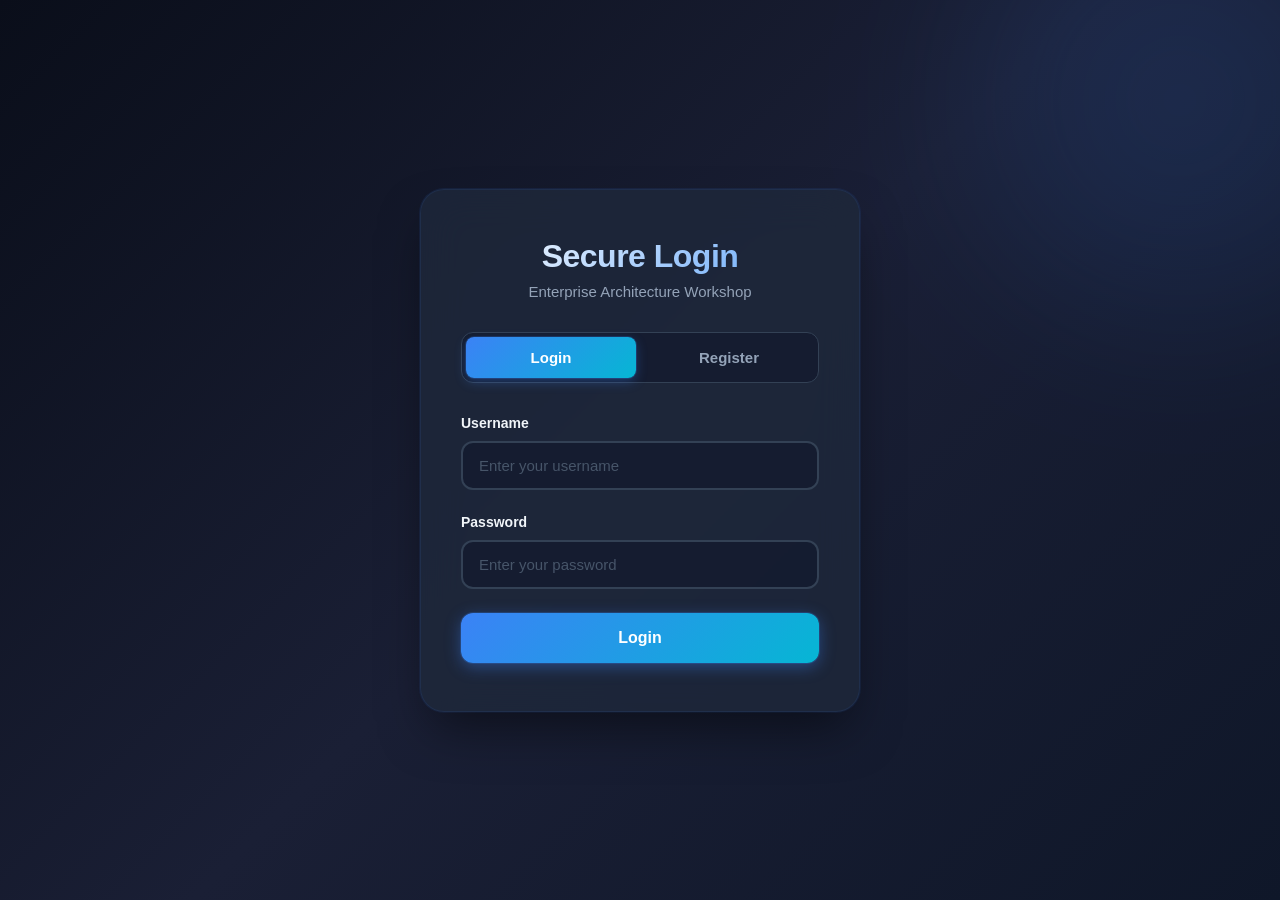
<file: front/index.html>
<!DOCTYPE html>
<html lang="en">
<head>
    <meta charset="UTF-8">
    <meta name="viewport" content="width=device-width, initial-scale=1.0">
    <title>Secure Login - TDSE Workshop</title>
    <link rel="stylesheet" href="styles.css">
</head>
<body>
    <div class="container">
        <div class="card">
            <h1>Secure Login</h1>
            <p class="subtitle">Enterprise Architecture Workshop</p>
            
            <div id="tabs">
                <button class="tab-button active" onclick="showTab('login')">Login</button>
                <button class="tab-button" onclick="showTab('register')">Register</button>
            </div>

            <!-- Login Form -->
            <form id="loginForm" class="tab-content active">
                <div class="form-group">
                    <label for="loginUsername">Username</label>
                    <input type="text" id="loginUsername" required autocomplete="username" placeholder="Enter your username">
                </div>
                <div class="form-group">
                    <label for="loginPassword">Password</label>
                    <input type="password" id="loginPassword" required autocomplete="current-password" placeholder="Enter your password">
                </div>
                <button type="submit" class="btn btn-primary">Login</button>
                <div id="loginMessage" class="message"></div>
            </form>

            <!-- Register Form -->
            <form id="registerForm" class="tab-content">
                <div class="form-group">
                    <label for="registerUsername">Username</label>
                    <input type="text" id="registerUsername" required autocomplete="username" placeholder="Choose a username">
                </div>
                <div class="form-group">
                    <label for="registerEmail">Email</label>
                    <input type="email" id="registerEmail" required autocomplete="email" placeholder="your@email.com">
                </div>
                <div class="form-group">
                    <label for="registerPassword">Password</label>
                    <input type="password" id="registerPassword" required autocomplete="new-password" placeholder="Min. 8 characters">
                </div>
                <button type="submit" class="btn btn-primary">Register</button>
                <div id="registerMessage" class="message"></div>
            </form>
        </div>
    </div>

    <script src="app.js"></script>
</body>
</html>
</file>
<file: front/styles.css>
/* ===== Modern Dark Theme Design ===== */
* {
    margin: 0;
    padding: 0;
    box-sizing: border-box;
}

:root {
    --primary: #3b82f6;
    --primary-dark: #2563eb;
    --primary-light: #60a5fa;
    --accent: #06b6d4;
    --success: #10b981;
    --error: #ef4444;
    --warning: #f59e0b;
    --text-dark: #f1f5f9;
    --text-light: #94a3b8;
    --bg-dark: #0f172a;
    --bg-card: #1e293b;
    --border: #334155;
    --shadow: rgba(0, 0, 0, 0.5);
}

body {
    font-family: 'Inter', -apple-system, BlinkMacSystemFont, 'Segoe UI', Roboto, sans-serif;
    background: #0a0e1a;
    background: linear-gradient(135deg, #0a0e1a 0%, #1a1f35 50%, #0f1729 100%);
    min-height: 100vh;
    display: flex;
    align-items: center;
    justify-content: center;
    padding: 20px;
    position: relative;
    overflow: hidden;
}

/* Animated background elements */
body::before,
body::after {
    content: '';
    position: absolute;
    border-radius: 50%;
    filter: blur(80px);
    opacity: 0.4;
    animation: float 25s infinite ease-in-out;
}

body::before {
    width: 500px;
    height: 500px;
    background: radial-gradient(circle, rgba(59, 130, 246, 0.4), transparent);
    top: -150px;
    right: -150px;
    animation-delay: -10s;
}

body::after {
    width: 400px;
    height: 400px;
    background: radial-gradient(circle, rgba(6, 182, 212, 0.3), transparent);
    bottom: -100px;
    left: -100px;
}

@keyframes float {
    0%, 100% { transform: translate(0, 0) scale(1); }
    33% { transform: translate(60px, -60px) scale(1.15); }
    66% { transform: translate(-40px, 40px) scale(0.9); }
}

/* Grid pattern overlay */
body::after {
    content: '';
    position: fixed;
    inset: 0;
    background-image: 
        linear-gradient(rgba(59, 130, 246, 0.03) 1px, transparent 1px),
        linear-gradient(90deg, rgba(59, 130, 246, 0.03) 1px, transparent 1px);
    background-size: 50px 50px;
    pointer-events: none;
    z-index: 0;
}

/* ===== Container & Card ===== */
.container {
    width: 100%;
    max-width: 440px;
    position: relative;
    z-index: 1;
}

.card {
    background: rgba(30, 41, 59, 0.8);
    backdrop-filter: blur(20px);
    border-radius: 24px;
    box-shadow: 
        0 25px 50px -12px rgba(0, 0, 0, 0.5),
        0 0 0 1px rgba(59, 130, 246, 0.1);
    padding: 48px 40px;
    border: 1px solid rgba(59, 130, 246, 0.1);
    animation: slideUp 0.5s cubic-bezier(0.16, 1, 0.3, 1);
}

@keyframes slideUp {
    from {
        opacity: 0;
        transform: translateY(40px);
    }
    to {
        opacity: 1;
        transform: translateY(0);
    }
}

/* ===== Typography ===== */
h1 {
    color: var(--text-dark);
    margin-bottom: 8px;
    font-size: 32px;
    font-weight: 700;
    text-align: center;
    letter-spacing: -0.5px;
    background: linear-gradient(135deg, #fff 0%, var(--primary-light) 100%);
    -webkit-background-clip: text;
    -webkit-text-fill-color: transparent;
    background-clip: text;
}

.subtitle {
    text-align: center;
    color: var(--text-light);
    margin-bottom: 32px;
    font-size: 15px;
    font-weight: 500;
}

h2 {
    color: var(--text-dark);
    margin: 10px 0;
    font-size: 28px;
    font-weight: 700;
}

h3 {
    color: var(--text-dark);
    margin-bottom: 16px;
    font-size: 18px;
    font-weight: 600;
}

/* ===== Tabs ===== */
#tabs {
    display: flex;
    gap: 8px;
    margin-bottom: 32px;
    padding: 4px;
    background: rgba(15, 23, 42, 0.6);
    border-radius: 12px;
    border: 1px solid var(--border);
}

.tab-button {
    flex: 1;
    padding: 12px 20px;
    border: none;
    background: transparent;
    color: var(--text-light);
    border-radius: 8px;
    cursor: pointer;
    font-size: 15px;
    font-weight: 600;
    transition: all 0.3s cubic-bezier(0.4, 0, 0.2, 1);
}

.tab-button:hover {
    color: var(--text-dark);
    background: rgba(59, 130, 246, 0.1);
}

.tab-button.active {
    background: linear-gradient(135deg, var(--primary) 0%, var(--accent) 100%);
    color: white;
    box-shadow: 
        0 4px 12px rgba(59, 130, 246, 0.3),
        0 0 0 1px rgba(59, 130, 246, 0.2);
}

/* ===== Forms ===== */
.tab-content {
    display: none;
}

.tab-content.active {
    display: block;
    animation: fadeIn 0.4s ease;
}

@keyframes fadeIn {
    from { opacity: 0; transform: translateY(10px); }
    to { opacity: 1; transform: translateY(0); }
}

.form-group {
    margin-bottom: 24px;
}

label {
    display: block;
    margin-bottom: 10px;
    color: var(--text-dark);
    font-weight: 600;
    font-size: 14px;
}

input[type="text"],
input[type="email"],
input[type="password"] {
    width: 100%;
    padding: 14px 16px;
    border: 2px solid var(--border);
    border-radius: 12px;
    font-size: 15px;
    font-family: inherit;
    transition: all 0.3s ease;
    background: rgba(15, 23, 42, 0.6);
    color: var(--text-dark);
}

input:focus {
    outline: none;
    border-color: var(--primary);
    box-shadow: 0 0 0 4px rgba(59, 130, 246, 0.15);
    background: rgba(15, 23, 42, 0.8);
}

input::placeholder {
    color: #475569;
}

/* ===== Buttons ===== */
.btn {
    width: 100%;
    padding: 16px;
    border: none;
    border-radius: 12px;
    font-size: 16px;
    font-weight: 600;
    cursor: pointer;
    transition: all 0.3s cubic-bezier(0.4, 0, 0.2, 1);
    font-family: inherit;
}

.btn-primary {
    background: linear-gradient(135deg, var(--primary) 0%, var(--accent) 100%);
    color: white;
    box-shadow: 
        0 4px 16px rgba(59, 130, 246, 0.4),
        0 0 0 1px rgba(59, 130, 246, 0.2);
}

.btn-primary:hover {
    transform: translateY(-2px);
    box-shadow: 
        0 8px 24px rgba(59, 130, 246, 0.5),
        0 0 0 1px rgba(59, 130, 246, 0.3);
}

.btn-primary:active {
    transform: translateY(0);
}

.btn-secondary {
    background: rgba(51, 65, 85, 0.8);
    color: var(--text-dark);
    width: auto;
    padding: 10px 24px;
    font-size: 14px;
    box-shadow: 0 2px 8px var(--shadow);
    border: 1px solid var(--border);
}

.btn-secondary:hover {
    background: rgba(71, 85, 105, 0.8);
}

/* ===== Messages ===== */
.message {
    margin-top: 20px;
    padding: 14px 16px;
    border-radius: 12px;
    font-size: 14px;
    font-weight: 500;
    display: none;
    animation: slideDown 0.3s ease;
}

@keyframes slideDown {
    from { opacity: 0; transform: translateY(-10px); }
    to { opacity: 1; transform: translateY(0); }
}

.message.show {
    display: flex;
    align-items: center;
    gap: 8px;
}

.message.success {
    background: rgba(16, 185, 129, 0.15);
    color: #34d399;
    border: 1px solid rgba(16, 185, 129, 0.3);
}

.message.success::before {
    content: "✓";
    font-weight: bold;
}

.message.error {
    background: rgba(239, 68, 68, 0.15);
    color: #f87171;
    border: 1px solid rgba(239, 68, 68, 0.3);
}

.message.error::before {
    content: "✕";
    font-weight: bold;
}

/* ===== Info Box ===== */
.info-box {
    margin-top: 32px;
    padding: 24px;
    background: rgba(59, 130, 246, 0.08);
    border-radius: 16px;
    border: 1px solid rgba(59, 130, 246, 0.2);
}

.info-box h3 {
    margin-bottom: 16px;
}

.info-box ul {
    list-style: none;
    padding-left: 0;
}

.info-box li {
    padding: 10px 0;
    color: var(--text-light);
    font-size: 14px;
    display: flex;
    align-items: center;
    gap: 10px;
}

.info-box li::before {
    content: "✓";
    color: var(--primary);
    font-weight: bold;
    font-size: 16px;
    width: 20px;
    height: 20px;
    display: flex;
    align-items: center;
    justify-content: center;
    background: rgba(59, 130, 246, 0.15);
    border-radius: 50%;
}

/* ===== Dashboard Specific ===== */
.dashboard {
    max-width: 600px;
}

.welcome-header {
    display: flex;
    justify-content: space-between;
    align-items: center;
    margin-bottom: 32px;
}

.user-info {
    text-align: center;
    padding: 40px 0;
    border-bottom: 2px solid var(--border);
    margin-bottom: 32px;
}

.user-avatar {
    width: 96px;
    height: 96px;
    background: linear-gradient(135deg, var(--primary) 0%, var(--accent) 100%);
    border-radius: 50%;
    display: flex;
    align-items: center;
    justify-content: center;
    margin: 0 auto 20px;
    box-shadow: 
        0 8px 24px rgba(59, 130, 246, 0.4),
        0 0 0 2px rgba(59, 130, 246, 0.2);
    animation: pulse 2s ease-in-out infinite;
}

@keyframes pulse {
    0%, 100% { transform: scale(1); }
    50% { transform: scale(1.05); }
}

.user-avatar span {
    color: white;
    font-size: 42px;
    font-weight: 700;
}

.user-email {
    color: var(--text-light);
    font-size: 15px;
    margin-top: 8px;
}

/* ===== Info Section ===== */
.info-section {
    margin-bottom: 32px;
}

.success-details {
    background: rgba(15, 23, 42, 0.6);
    border-radius: 16px;
    padding: 24px;
    margin-top: 20px;
    border: 1px solid var(--border);
}

.detail-item {
    display: flex;
    justify-content: space-between;
    padding: 12px 0;
    border-bottom: 1px solid var(--border);
}

.detail-item:last-child {
    border-bottom: none;
}

.detail-item .label {
    color: var(--text-light);
    font-weight: 500;
    font-size: 14px;
}

.detail-item .value {
    color: var(--text-dark);
    font-weight: 600;
    font-size: 14px;
}

/* ===== API Test Section ===== */
.api-test {
    margin-top: 32px;
}

.api-test .btn {
    width: auto;
    padding: 12px 28px;
    margin-bottom: 16px;
}

.api-response {
    background: rgba(15, 23, 42, 0.9);
    color: #34d399;
    padding: 20px;
    border-radius: 12px;
    font-family: 'Monaco', 'Courier New', monospace;
    font-size: 13px;
    max-height: 250px;
    overflow-y: auto;
    display: none;
    border: 1px solid var(--border);
}

.api-response.show {
    display: block;
    animation: fadeIn 0.3s ease;
}

/* ===== Responsive ===== */
@media (max-width: 600px) {
    .card {
        padding: 36px 24px;
    }
    
    h1 {
        font-size: 28px;
    }
    
    .welcome-header {
        flex-direction: column;
        gap: 16px;
    }
    
    .user-avatar {
        width: 80px;
        height: 80px;
    }
    
    .user-avatar span {
        font-size: 36px;
    }
}

/* Loading state */
.btn-primary:disabled {
    opacity: 0.6;
    cursor: not-allowed;
}

.btn-primary.loading::after {
    content: "...";
    animation: dots 1.5s steps(4, end) infinite;
}

@keyframes dots {
    0%, 20% { content: "."; }
    40% { content: ".."; }
    60%, 100% { content: "..."; }
}
</file>
